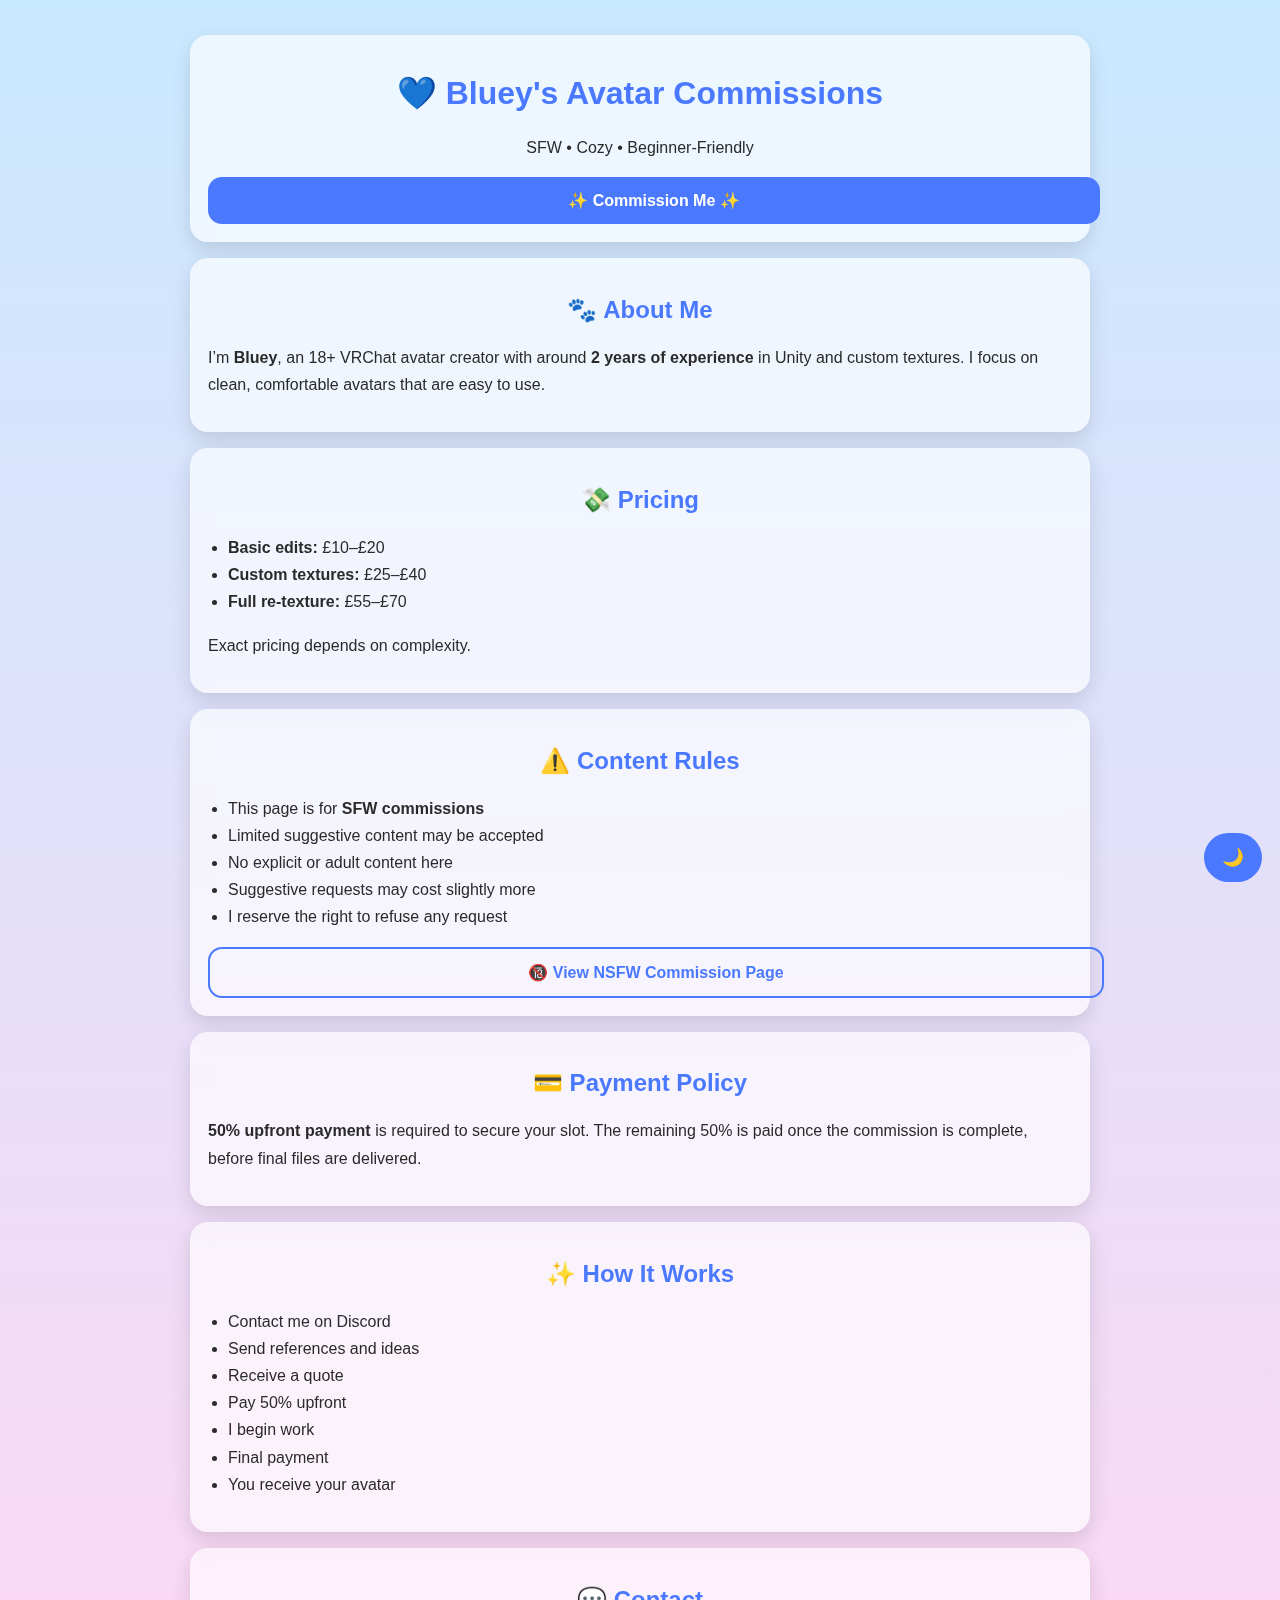
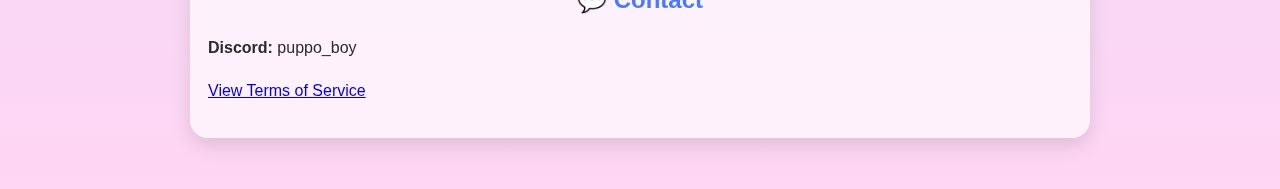
<file: index.html>
<!DOCTYPE html>
<html lang="en">
<head>
<meta charset="UTF-8">
<title>Bluey's Avatar Commissions</title>
<meta name="viewport" content="width=device-width, initial-scale=1">
<meta name="description" content="VRChat avatar commissions by Bluey. SFW avatars, custom textures, Unity setup.">

<style>
:root {
    --bg: linear-gradient(180deg, #c9e9ff, #ffd6f4);
    --text: #2a2a2a;
    --accent: #4a79ff;
    --card: rgba(255,255,255,0.65);

    --bg-dark: linear-gradient(180deg, #1a1b3a, #3b157a);
    --text-dark: #e8e8ff;
    --accent-dark: #9d79ff;
    --card-dark: rgba(0,0,0,0.35);
}

body {
    font-family: Arial, sans-serif;
    background: var(--bg);
    margin: 0;
    color: var(--text);
    transition: .35s;
}

body.dark {
    background: var(--bg-dark);
    color: var(--text-dark);
}

.container {
    max-width: 900px;
    width: 94%;
    margin: 15px auto;
    padding: 20px;
}

.card {
    background: var(--card);
    backdrop-filter: blur(10px);
    border-radius: 18px;
    padding: 18px;
    margin-bottom: 16px;
    box-shadow: 0 8px 20px rgba(0,0,0,0.12);
}

body.dark .card {
    background: var(--card-dark);
}

h1, h2, h3 {
    text-align: center;
    color: var(--accent);
}

body.dark h1,
body.dark h2,
body.dark h3 {
    color: var(--accent-dark);
}

p, li {
    line-height: 1.7;
}

ul {
    padding-left: 20px;
}

.button {
    display: block;
    width: 100%;
    text-align: center;
    padding: 14px;
    border-radius: 14px;
    background: var(--accent);
    color: #fff;
    text-decoration: none;
    font-weight: bold;
    margin-top: 10px;
}

body.dark .button {
    background: var(--accent-dark);
}

.button.secondary {
    background: transparent;
    color: var(--accent);
    border: 2px solid var(--accent);
}

body.dark .button.secondary {
    color: var(--accent-dark);
    border-color: var(--accent-dark);
}

.toggle-dark {
    position: fixed;
    bottom: 18px;
    right: 18px;
    padding: 14px 18px;
    border-radius: 999px;
    border: none;
    background: var(--accent);
    color: #fff;
    cursor: pointer;
    font-size: 1.1em;
}

body.dark .toggle-dark {
    background: var(--accent-dark);
}

@media (max-width: 600px) {
    h1 { font-size: 1.7em; }
    h2 { font-size: 1.3em; }
    .card { padding: 16px; }
}
</style>

<script>
function toggleDarkMode() {
    document.body.classList.toggle("dark");
    localStorage.setItem(
        "theme",
        document.body.classList.contains("dark") ? "dark" : "light"
    );
}

window.onload = () => {
    if (localStorage.getItem("theme") === "dark") {
        document.body.classList.add("dark");
    }
};
</script>
</head>

<body>

<button class="toggle-dark" onclick="toggleDarkMode()" aria-label="Toggle dark mode">🌙</button>

<div class="container">

<div class="card">
    <h1>💙 Bluey's Avatar Commissions</h1>
    <p style="text-align:center;">SFW • Cozy • Beginner-Friendly</p>

    <a class="button" href="#contact">✨ Commission Me ✨</a>
</div>

<div class="card">
    <h2>🐾 About Me</h2>
    <p>
        I’m <strong>Bluey</strong>, an 18+ VRChat avatar creator with around
        <strong>2 years of experience</strong> in Unity and custom textures.
        I focus on clean, comfortable avatars that are easy to use.
    </p>
</div>

<div class="card">
    <h2>💸 Pricing</h2>
    <ul>
        <li><strong>Basic edits:</strong> £10–£20</li>
        <li><strong>Custom textures:</strong> £25–£40</li>
        <li><strong>Full re-texture:</strong> £55–£70</li>
    </ul>
    <p>Exact pricing depends on complexity.</p>
</div>

<div class="card">
    <h2>⚠️ Content Rules</h2>
    <ul>
        <li>This page is for <strong>SFW commissions</strong></li>
        <li>Limited suggestive content may be accepted</li>
        <li>No explicit or adult content here</li>
        <li>Suggestive requests may cost slightly more</li>
        <li>I reserve the right to refuse any request</li>
    </ul>

    <a class="button secondary" href="nsfw.html">🔞 View NSFW Commission Page</a>
</div>

<div class="card">
    <h2>💳 Payment Policy</h2>
    <p>
        <strong>50% upfront payment</strong> is required to secure your slot.
        The remaining 50% is paid once the commission is complete,
        before final files are delivered.
    </p>
</div>

<div class="card">
    <h2>✨ How It Works</h2>
    <ul>
        <li>Contact me on Discord</li>
        <li>Send references and ideas</li>
        <li>Receive a quote</li>
        <li>Pay 50% upfront</li>
        <li>I begin work</li>
        <li>Final payment</li>
        <li>You receive your avatar</li>
    </ul>
</div>

<div class="card" id="contact">
    <h2>💬 Contact</h2>
    <p><strong>Discord:</strong> puppo_boy</p>
    <p>
        <a href="tos.html">View Terms of Service</a>
    </p>
</div>

</div>

</body>
</html>
</file>
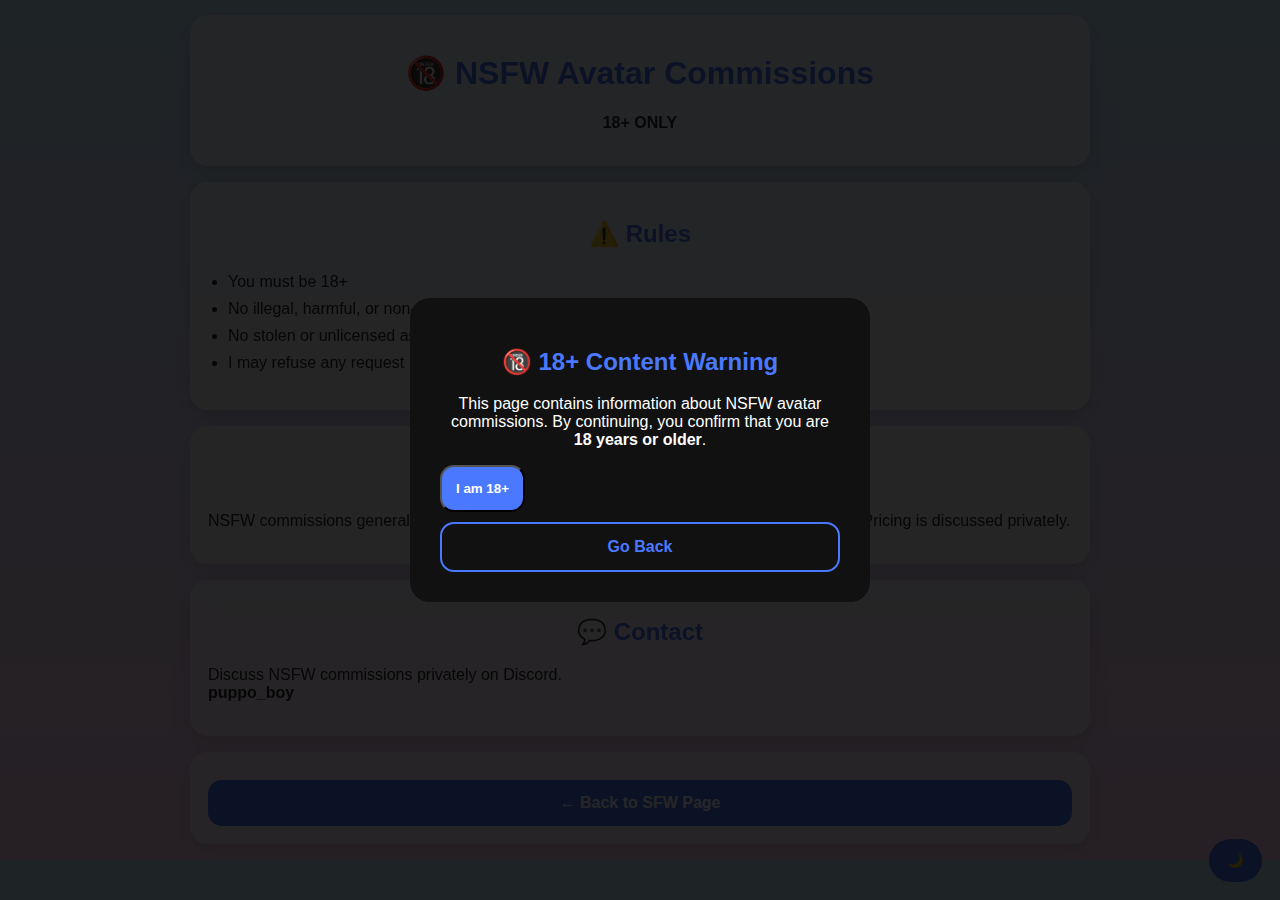
<file: nsfw.html>
<!DOCTYPE html>
<html lang="en">
<head>
<meta charset="UTF-8">
<title>Bluey's NSFW Commissions</title>
<meta name="viewport" content="width=device-width, initial-scale=1">
<link rel="stylesheet" href="shared.css">

<style>
#age-gate {
  position:fixed;
  inset:0;
  background:rgba(0,0,0,.85);
  display:flex;
  align-items:center;
  justify-content:center;
  z-index:9999;
}

#age-box {
  background:#111;
  color:#fff;
  padding:30px;
  border-radius:20px;
  max-width:400px;
  text-align:center;
}

#age-box button {
  margin-top:15px;
}
</style>

<script>
function confirmAge() {
  localStorage.setItem("ageConfirmed","yes");
  document.getElementById("age-gate").style.display="none";
}

window.onload = () => {
  if (localStorage.getItem("theme")==="dark") {
    document.body.classList.add("dark");
  }
  if (localStorage.getItem("ageConfirmed")==="yes") {
    document.getElementById("age-gate").style.display="none";
  }
};

function toggleDark(){
 document.body.classList.toggle("dark");
 localStorage.setItem("theme",
 document.body.classList.contains("dark")?"dark":"light");
}
</script>
</head>

<body>

<div id="age-gate">
  <div id="age-box">
    <h2>🔞 18+ Content Warning</h2>
    <p>
      This page contains information about NSFW avatar commissions.  
      By continuing, you confirm that you are <strong>18 years or older</strong>.
    </p>
    <button class="button" onclick="confirmAge()">I am 18+</button>
    <a class="button secondary" href="index.html">Go Back</a>
  </div>
</div>

<button class="toggle" onclick="toggleDark()">🌙</button>

<div class="container">

<div class="card">
<h1>🔞 NSFW Avatar Commissions</h1>
<p style="text-align:center;"><strong>18+ ONLY</strong></p>
</div>

<div class="card">
<h2>⚠️ Rules</h2>
<ul>
<li>You must be 18+</li>
<li>No illegal, harmful, or non-consensual content</li>
<li>No stolen or unlicensed assets</li>
<li>I may refuse any request</li>
</ul>
</div>

<div class="card">
<h2>💷 Pricing</h2>
<p>
NSFW commissions generally cost <strong>more than SFW</strong>
due to complexity and additional setup.
Pricing is discussed privately.
</p>
</div>

<div class="card">
<h2>💬 Contact</h2>
<p>
Discuss NSFW commissions privately on Discord.<br>
<strong>puppo_boy</strong>
</p>
</div>

<div class="card">
<a class="button" href="index.html">← Back to SFW Page</a>
</div>

</div>

</body>
</html>
</file>
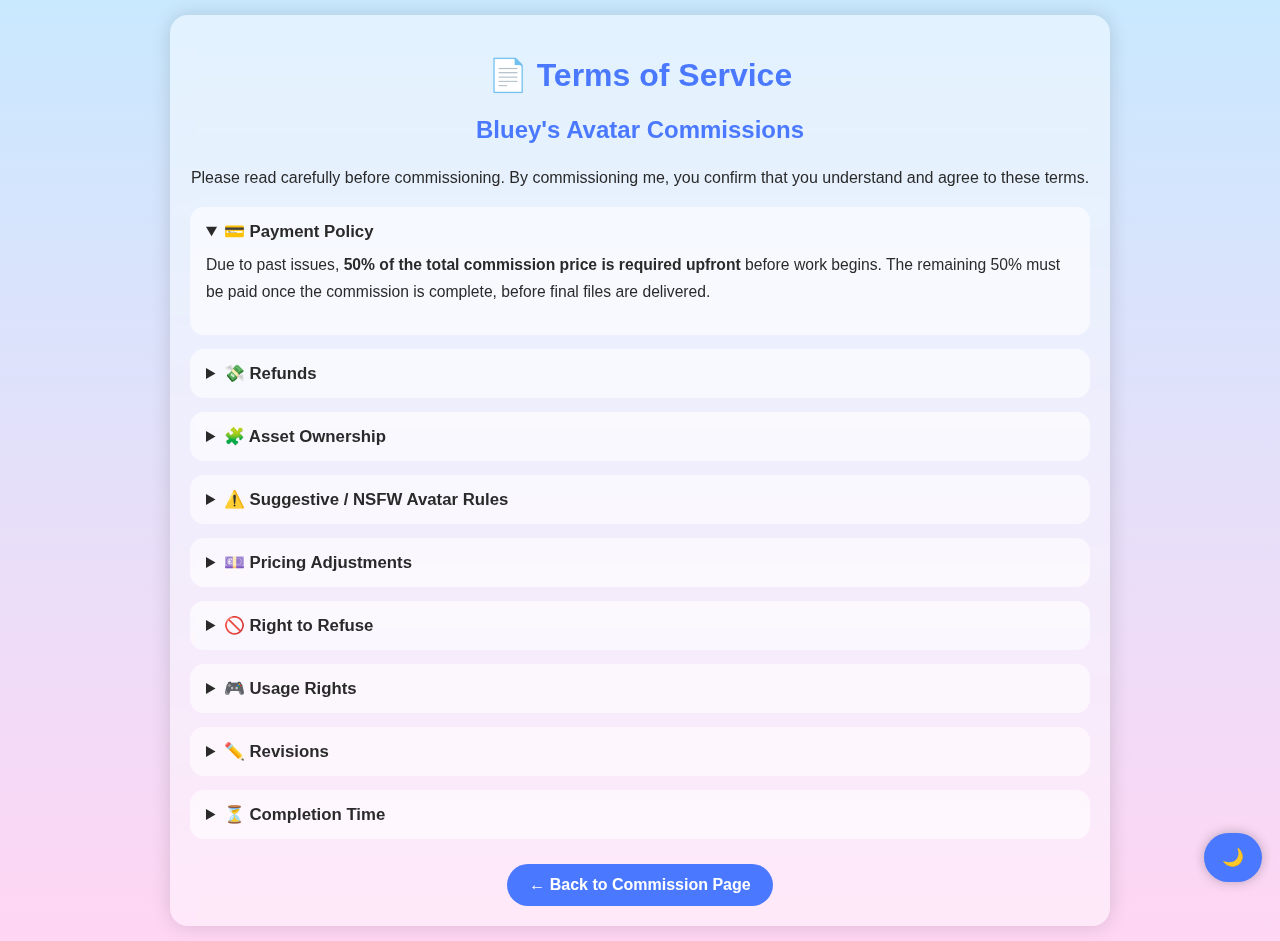
<file: tos.html>
<!DOCTYPE html>
<html lang="en">
<head>
<meta charset="UTF-8">
<title>Bluey's Avatar Commissions – Terms of Service</title>
<meta name="viewport" content="width=device-width, initial-scale=1">
<meta name="description" content="Terms of Service for Bluey's Avatar Commissions. Please read before commissioning.">

<style>
:root {
    --bg: linear-gradient(180deg, #c9e9ff, #ffd6f4);
    --text: #2a2a2a;
    --accent: #4a79ff;

    --bg-dark: linear-gradient(180deg, #1a1b3a, #3b157a);
    --text-dark: #e8e8ff;
    --accent-dark: #9d79ff;
}

body {
    font-family: Arial, sans-serif;
    background: var(--bg);
    margin: 0;
    padding: 0;
    color: var(--text);
    font-size: 16px;
    transition: 0.35s ease;
}

body.dark {
    background: var(--bg-dark);
    color: var(--text-dark);
}

.container {
    max-width: 900px;
    width: 94%;
    background: rgba(255,255,255,0.45);
    backdrop-filter: blur(10px);
    margin: 15px auto;
    padding: 20px;
    border-radius: 18px;
    box-shadow: 0 0 20px rgba(0,0,0,0.15);
}

body.dark .container {
    background: rgba(0,0,0,0.35);
}

h1, h2 {
    text-align: center;
    color: var(--accent);
}

body.dark h1,
body.dark h2 {
    color: var(--accent-dark);
}

p {
    line-height: 1.7;
}

details {
    background: rgba(255,255,255,0.6);
    border-radius: 14px;
    padding: 14px 16px;
    margin-bottom: 14px;
}

body.dark details {
    background: rgba(0,0,0,0.35);
}

summary {
    font-weight: bold;
    font-size: 1.05em;
    cursor: pointer;
    outline: none;
}

details p,
details ul {
    margin-top: 10px;
    font-size: 0.98em;
}

details ul {
    padding-left: 20px;
}

.toggle-dark {
    position: fixed;
    bottom: 18px;
    right: 18px;
    background: var(--accent);
    color: #fff;
    border: none;
    padding: 14px 18px;
    border-radius: 999px;
    font-size: 1.1em;
    cursor: pointer;
    box-shadow: 0 0 12px rgba(0,0,0,0.25);
    z-index: 999;
}

body.dark .toggle-dark {
    background: var(--accent-dark);
}

.back-link {
    text-align: center;
    margin-top: 25px;
}

.back-link a {
    display: inline-block;
    padding: 12px 22px;
    border-radius: 30px;
    background: var(--accent);
    color: #fff;
    text-decoration: none;
    font-weight: bold;
}

body.dark .back-link a {
    background: var(--accent-dark);
}

@media (max-width: 600px) {
    body { font-size: 17px; }
    h1 { font-size: 1.7em; }
    h2 { font-size: 1.3em; }
    .container { padding: 16px; }
    summary { font-size: 1.1em; }
}
</style>

<script>
function toggleDarkMode() {
    document.body.classList.toggle('dark');
    localStorage.setItem(
        'theme',
        document.body.classList.contains('dark') ? 'dark' : 'light'
    );
}

window.onload = () => {
    if (localStorage.getItem('theme') === 'dark') {
        document.body.classList.add('dark');
    }
};
</script>
</head>

<body>

<button class="toggle-dark" onclick="toggleDarkMode()" aria-label="Toggle dark mode">🌙</button>

<div class="container">

<h1>📄 Terms of Service</h1>
<h2>Bluey's Avatar Commissions</h2>

<p style="text-align:center;">
Please read carefully before commissioning.  
By commissioning me, you confirm that you understand and agree to these terms.
</p>

<details open>
<summary>💳 Payment Policy</summary>
<p>
Due to past issues, <strong>50% of the total commission price is required upfront</strong> before work begins.
The remaining 50% must be paid once the commission is complete, before final files are delivered.
</p>
</details>

<details>
<summary>💸 Refunds</summary>
<p>
Refunds are not guaranteed once work has started and depend on how much progress has been made.
</p>
</details>

<details>
<summary>🧩 Asset Ownership</summary>
<p>
You must legally own or have permission to use any base models or assets you provide.
I am not responsible for problems caused by stolen or unlicensed assets.
</p>
</details>

<details>
<summary>⚠️ Suggestive / NSFW Avatar Rules</summary>
<p>
I primarily create SFW avatars.  
Very limited suggestive elements may be accepted on a case-by-case basis under the following rules:
</p>

<ul>
    <li>No explicit, sexual, or adult content</li>
    <li>No graphic focus on body parts or fetish-related themes</li>
    <li>No extreme proportions or exaggerated anatomy</li>
    <li>All requests must stay within my personal comfort limits</li>
    <li>Suggestive requests may cost slightly more due to additional time and care</li>
    <li>I reserve the right to refuse or cancel any request at any stage</li>
</ul>

<p>
If you are unsure whether your idea fits these boundaries, please ask before commissioning.
</p>
</details>

<details>
<summary>💷 Pricing Adjustments</summary>
<p>
Prices may increase if a request requires extra complexity, revisions, or additional care.
</p>
</details>

<details>
<summary>🚫 Right to Refuse</summary>
<p>
I reserve the right to decline or cancel any commission that violates these terms or makes me uncomfortable.
</p>
</details>

<details>
<summary>🎮 Usage Rights</summary>
<p>
All work is intended for personal VRChat use only.
Redistribution, resale, or claiming my work as your own is not permitted.
</p>
</details>

<details>
<summary>✏️ Revisions</summary>
<p>
Minor revisions are allowed.
Major changes or redesigns may require an additional fee.
</p>
</details>

<details>
<summary>⏳ Completion Time</summary>
<p>
Completion time depends on complexity and queue size.
I will always communicate progress or delays.
</p>
</details>

<div class="back-link">
    <a href="index.html">← Back to Commission Page</a>
</div>

</div>

</body>
</html>
</file>
<file: shared.css>
:root {
  --bg: linear-gradient(180deg,#c9e9ff,#ffd6f4);
  --bg-dark: linear-gradient(180deg,#1a1b3a,#3b157a);
  --card: rgba(255,255,255,.65);
  --card-dark: rgba(0,0,0,.35);
  --text:#2a2a2a;
  --text-dark:#e8e8ff;
  --accent:#4a79ff;
  --accent-dark:#9d79ff;
}

body {
  margin:0;
  font-family:Arial, sans-serif;
  background:var(--bg);
  color:var(--text);
  transition:.3s;
}

body.dark {
  background:var(--bg-dark);
  color:var(--text-dark);
}

.container {
  max-width:900px;
  width:94%;
  margin:15px auto;
}

.card {
  background:var(--card);
  backdrop-filter:blur(10px);
  border-radius:18px;
  padding:18px;
  margin-bottom:16px;
  box-shadow:0 8px 20px rgba(0,0,0,.12);
}

body.dark .card {
  background:var(--card-dark);
}

h1,h2 {
  text-align:center;
  color:var(--accent);
}

body.dark h1,
body.dark h2 {
  color:var(--accent-dark);
}

ul {
  padding-left:20px;
  line-height:1.7;
}

.button {
  display:block;
  text-align:center;
  padding:14px;
  border-radius:14px;
  background:var(--accent);
  color:#fff;
  text-decoration:none;
  font-weight:bold;
  margin-top:10px;
}

body.dark .button {
  background:var(--accent-dark);
}

.button.secondary {
  background:none;
  border:2px solid var(--accent);
  color:var(--accent);
}

body.dark .button.secondary {
  border-color:var(--accent-dark);
  color:var(--accent-dark);
}

.toggle {
  position:fixed;
  bottom:18px;
  right:18px;
  padding:14px 18px;
  border-radius:999px;
  border:none;
  background:var(--accent);
  color:#fff;
  cursor:pointer;
}

body.dark .toggle {
  background:var(--accent-dark);
}

@media (max-width:600px){
  h1{font-size:1.7em}
  h2{font-size:1.3em}
  .card{padding:16px}
}
</file>
